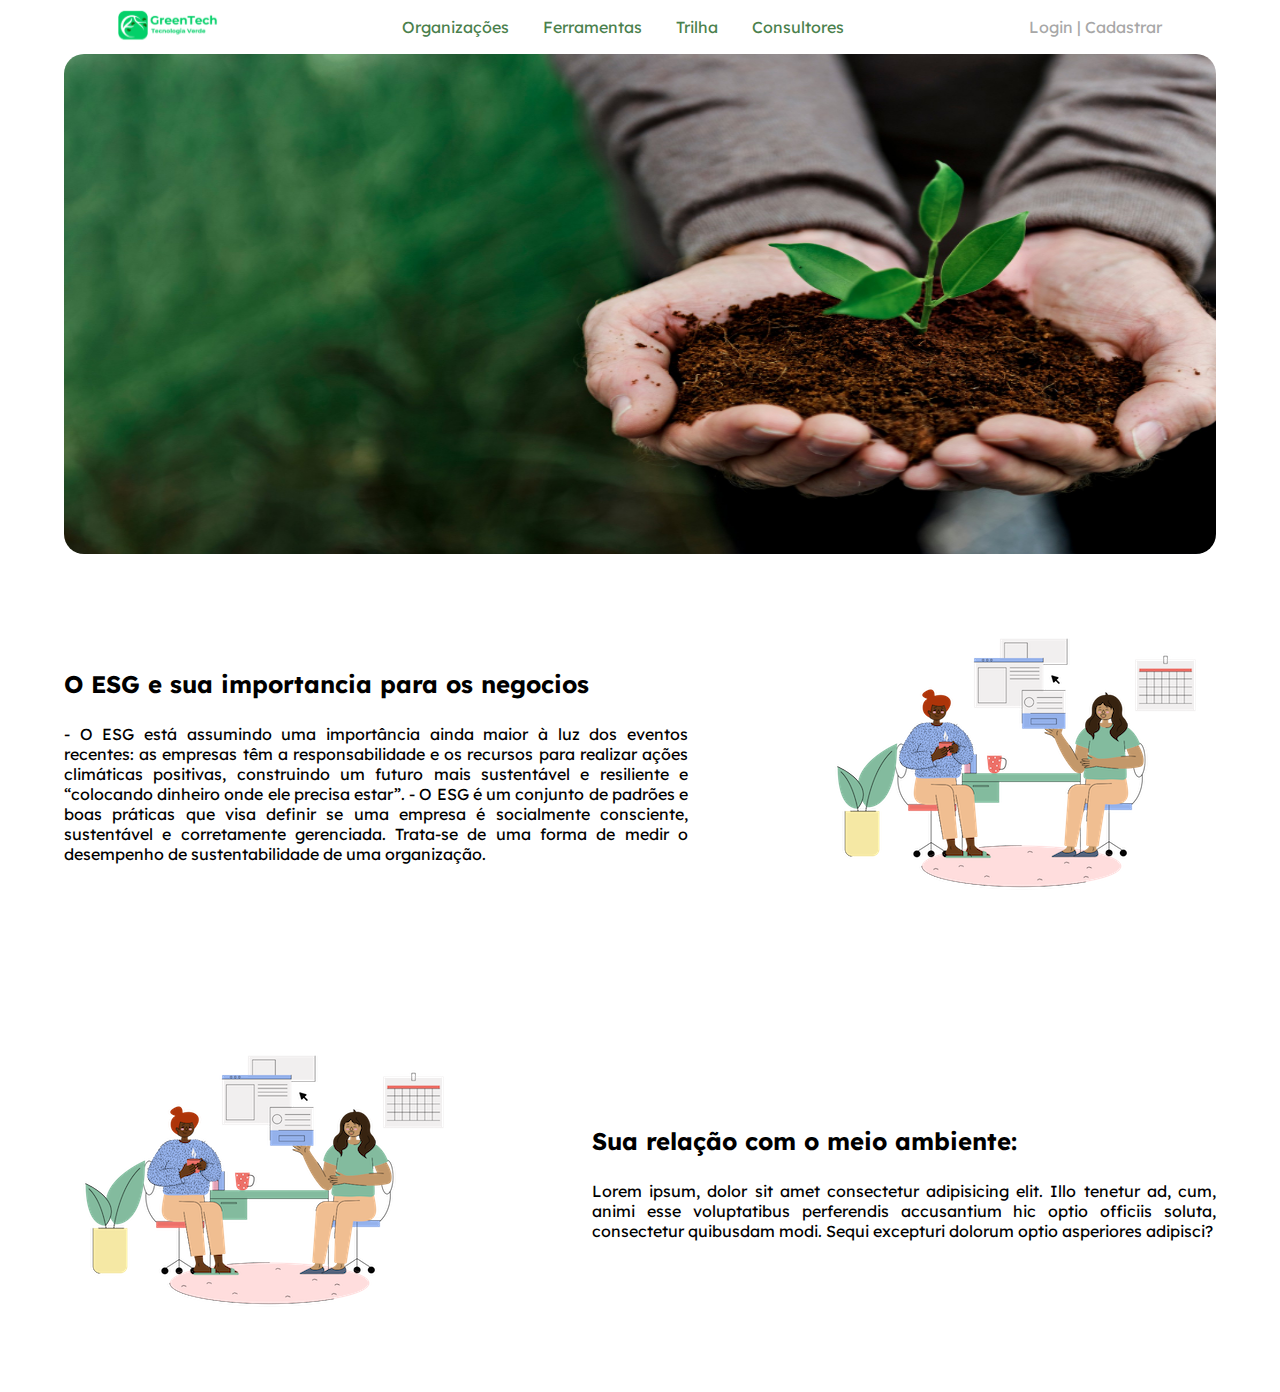
<file: GreenTech/index.html>
<!DOCTYPE html>
<html lang="pt-br">

<head>
    <meta charset="UTF-8">
    <meta http-equiv="X-UA-Compatible" content="IE=edge">
    <meta name="viewport" content="width=device-width, initial-scale=1.0">
    <link rel="stylesheet" type="text/css" href="assets/css/style.css">

    <!--font-->
    <link rel="preconnect" href="https://fonts.googleapis.com">
<link rel="preconnect" href="https://fonts.gstatic.com" crossorigin>
<link href="https://fonts.googleapis.com/css2?family=Lexend:wght@100;200;400&display=swap" rel="stylesheet">

    <title>GreenTech | ESG</title>
</head>

<body>
    <header class="header">
        <div class="logo">
            <img class="logo-img" src="assets/img/logo.svg" alt="logo aqui">
        </div>
        <ul class="menu">
            <li class="menu-item">Organizações</li>
            <li class="menu-item">Ferramentas</li>
            <li class="menu-item">Trilha</li>
            <li class="menu-item">Consultores</li>
        </ul>
        <div>
            <a class="login-link" href="">Login | Cadastrar</a>
        </div>
    </header>

    <section class="banner">
        <img class="banner-principal" src="assets/img/sustentabilidade-da-planta-de-conservacao-ambiental.jpg"
            alt="Banner principal da pagina">
    </section>

    <main>
        <section>
            <div class="col-main">
                <div class="line-main">
                    <h2>O ESG e sua importancia para os negocios</h2>
                    <p>
                        - O ESG está assumindo uma importância ainda maior à luz dos eventos recentes: as empresas têm a
                        responsabilidade e os recursos para realizar ações climáticas positivas,
                        construindo um futuro mais sustentável e resiliente e “colocando dinheiro onde ele precisa
                        estar”.
                        - O ESG é um conjunto de padrões e boas práticas que visa definir se uma empresa é socialmente
                        consciente, sustentável e corretamente gerenciada. Trata-se de uma forma de medir o desempenho
                        de sustentabilidade de uma organização.

                    </p>
                </div>
                <div class="line-main">
                        <img src="assets/img/The Little Things - Home Office.png" alt="">
                </div>
            </div>

            <div class="col-main">
                <div class="line-main">
                    <img src="assets/img/The Little Things - Home Office.png" alt="">
                </div>
                <div class="line-main">
                    <h2>Sua relação com o meio ambiente:</h2>
                    <p>
                        Lorem ipsum, dolor sit amet consectetur adipisicing elit. Illo tenetur ad, cum, animi esse voluptatibus perferendis accusantium hic optio officiis soluta, consectetur quibusdam modi. Sequi excepturi dolorum optio asperiores adipisci?
                    </p>
                </div>
            </div>
        </section>
    </main>
</body>

</html>
</file>
<file: GreenTech/assets/css/style.css>
*{
    padding: 0;
    margin: 0;
    box-sizing: 0;
}
.header{
    display: flex;
    align-items: center;
    justify-content: space-around;
}
li{
    font-family: 'Lexend', sans-serif;
    color: #4a804c;
    display: inline-block;
    margin: 5%;
}
.logo-img{
    width: 100px;
}
.menu{
    display: flex;
    justify-content: center;
}

.login-link{
    font-family: 'Lexend', sans-serif;
    text-decoration: none;
    color: #a7a7a7;
}

/*banner principal*/
.banner{
   text-align: center;
}
.banner-principal{
    width: 90%;
    height: 500px;
    border-radius: 20px;
}

/*centro da pagina*/

.col-main{
    display: flex;
    align-items: center;
    justify-content: center;
}
.line-main{
    text-align: justify;
    margin: auto;
    padding: 5%;
    font-family: 'Lexend', sans-serif;
}
.line-main > h2{
    margin-bottom: 4%;
}
</file>
